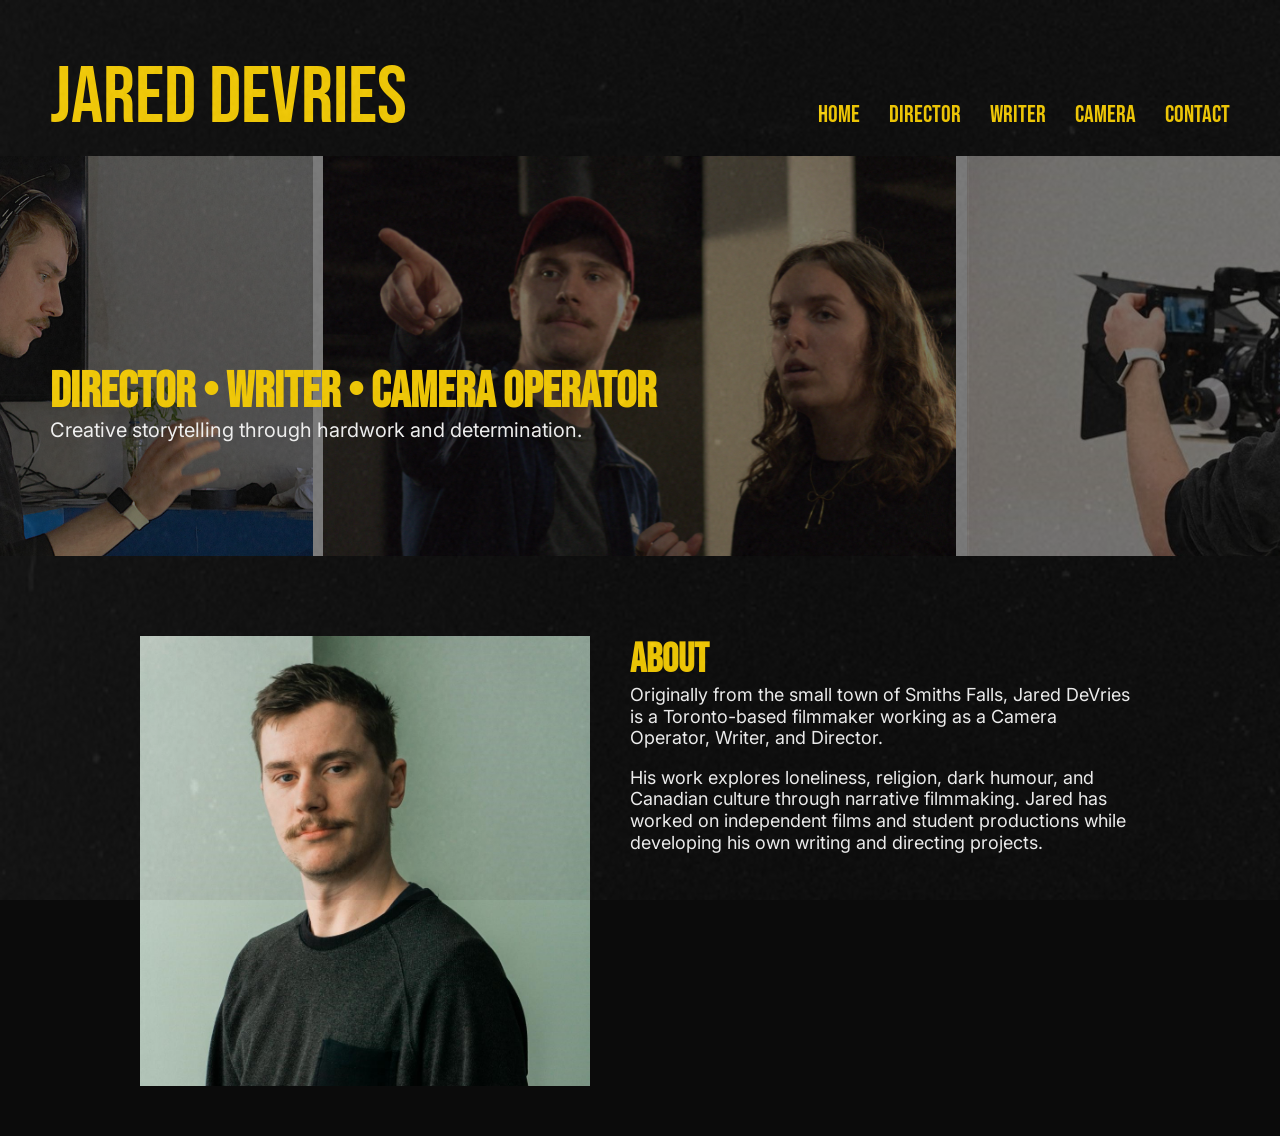
<file: index.html>
<!DOCTYPE html>
<html>

<head>
  <title>Jared DeVries</title>
  <link rel="stylesheet" href="style.css">
</head>

<body>

<div class="header">

<div class="site-name">
Jared DeVries
</div>

<nav>
<a href="index.html">Home</a>
<a href="director.html">Director</a>
<a href="writer.html">Writer</a>
<a href="camera.html">Camera</a>
<a href="contact.html">Contact</a>
</nav>

</div>

<section class="hero">

<h2>Director • Writer • Camera Operator</h2>

<p>
Creative storytelling through hardwork and determination.
</p>

</section>

<section class="about">

<img src="images/headshot.jpg">

<div class="about-text">

<h2>About</h2>

<p>
Originally from the small town of Smiths Falls, Jared DeVries is a Toronto-based filmmaker working as a Camera Operator, Writer, and Director.
</p>

<p>
His work explores loneliness, religion, dark humour, and Canadian culture through narrative filmmaking. Jared has worked on independent films and student productions while developing his own writing and directing projects.
</p>

</div>

</section>

</body>
</html>
</file>
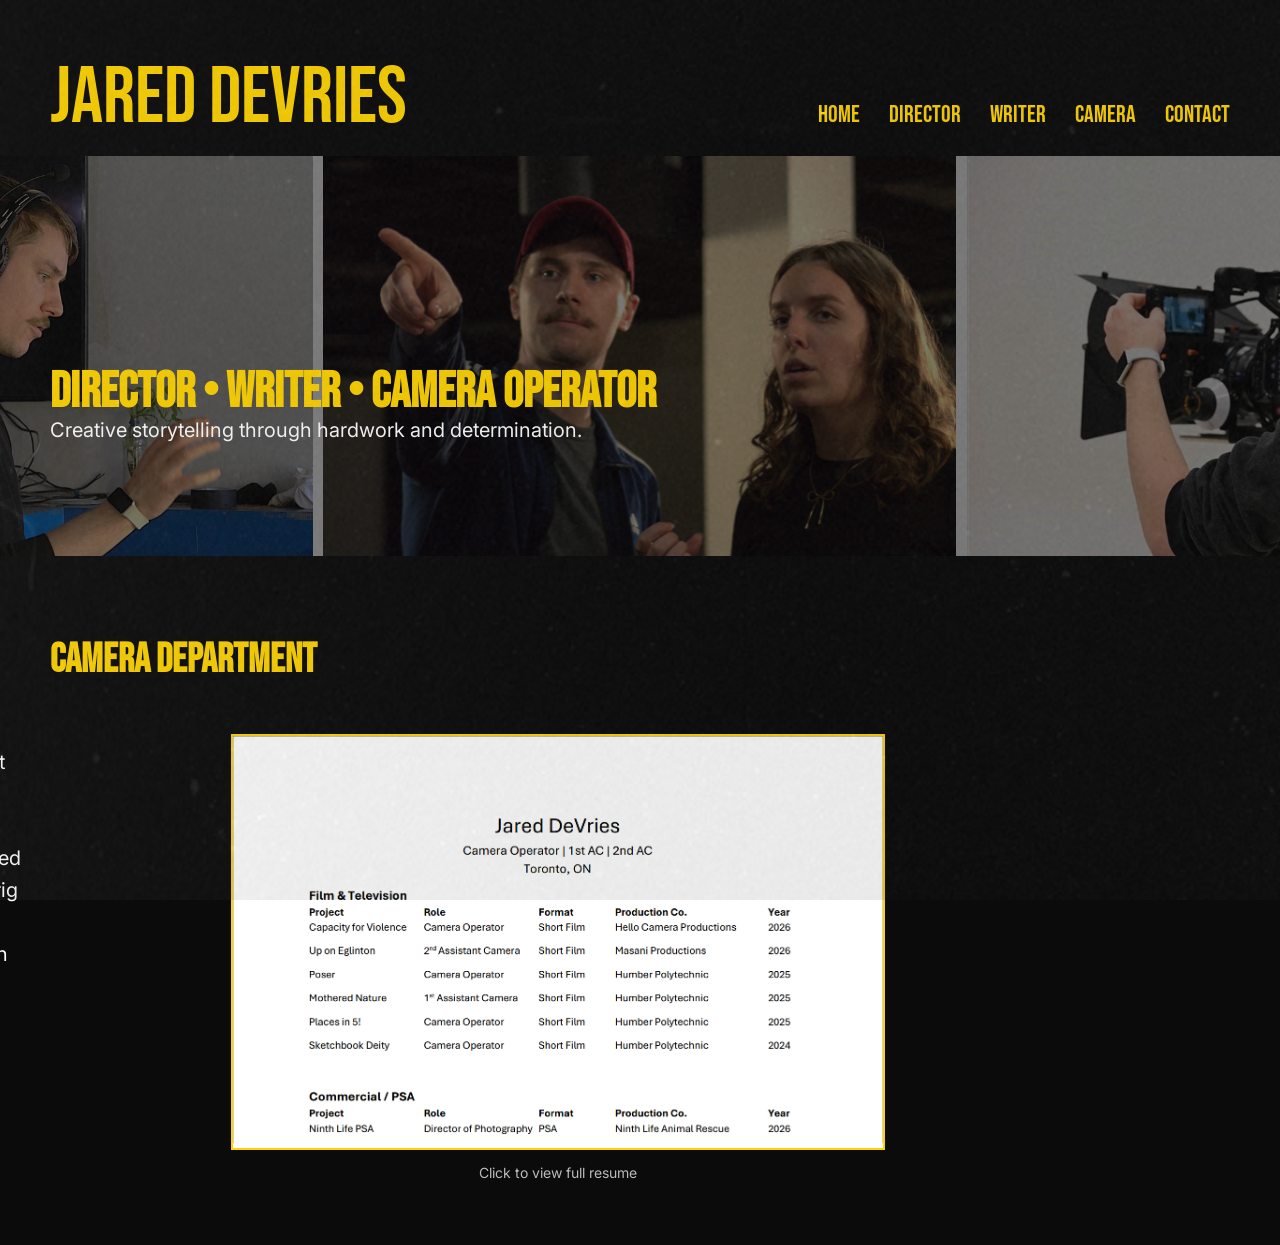
<file: camera.html>
<!DOCTYPE html>
<html>

<head>
<title>Camera - Jared DeVries</title>
<link rel="stylesheet" href="style.css">
</head>

<body>

<div class="header">

<div class="site-name">
Jared DeVries
</div>

<nav>
<a href="index.html">Home</a>
<a href="director.html">Director</a>
<a href="writer.html">Writer</a>
<a href="camera.html">Camera</a>
<a href="contact.html">Contact</a>
</nav>

</div>

<section class="hero">

<h2>Director • Writer • Camera Operator</h2>

<p>
Creative storytelling through hardwork and determination.
</p>

</section>

<h2>Camera Department</h2>

<div class="camera-section">

<div class="resume-preview">

<a href="documents/camera_resume.pdf" target="_blank">
<img src="images/camera_resume_preview.png">
</a>

<p class="resume-caption">Click to view full resume</p>

</div>

<section id="skills">
<ul>
<li>WHSC Working at Heights Certified</li>
<li>Experienced with Easyrig & Virtual Production</li>
</ul>
</section>

</div>
</file>
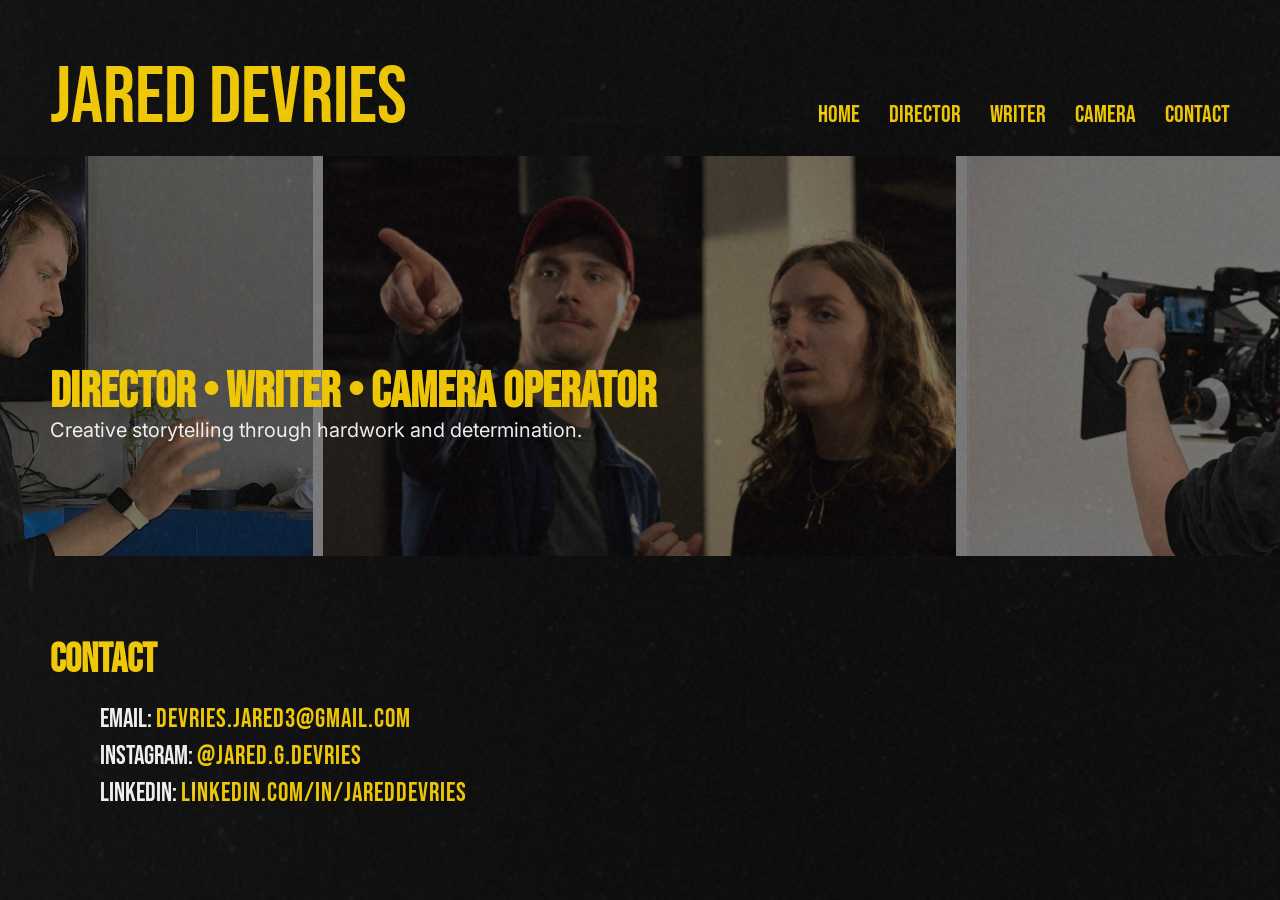
<file: contact.html>
<!DOCTYPE html>
<html>

<head>
<title>Contact - Jared DeVries</title>
<link rel="stylesheet" href="style.css">
</head>

<body>

<div class="header">

<div class="site-name">
Jared DeVries
</div>

<nav>
<a href="index.html">Home</a>
<a href="director.html">Director</a>
<a href="writer.html">Writer</a>
<a href="camera.html">Camera</a>
<a href="contact.html">Contact</a>
</nav>

</div>

<section class="hero">

<h2>Director • Writer • Camera Operator</h2>

<p>
Creative storytelling through hardwork and determination.
</p>

</section>

<h2>Contact</h2>

<div class="contact-links">

<p>
Email: <a href="mailto:devries.jared3@gmail.com">devries.jared3@gmail.com</a>
</p>

<p>
Instagram: <a href="https://www.instagram.com/jared.g.devries/" target="_blank">@jared.g.devries</a>
</p>

<p>
LinkedIn: <a href="https://www.linkedin.com/in/jareddevries" target="_blank">linkedin.com/in/jareddevries</a>
</p>

</div>

</body>
</html>
</file>
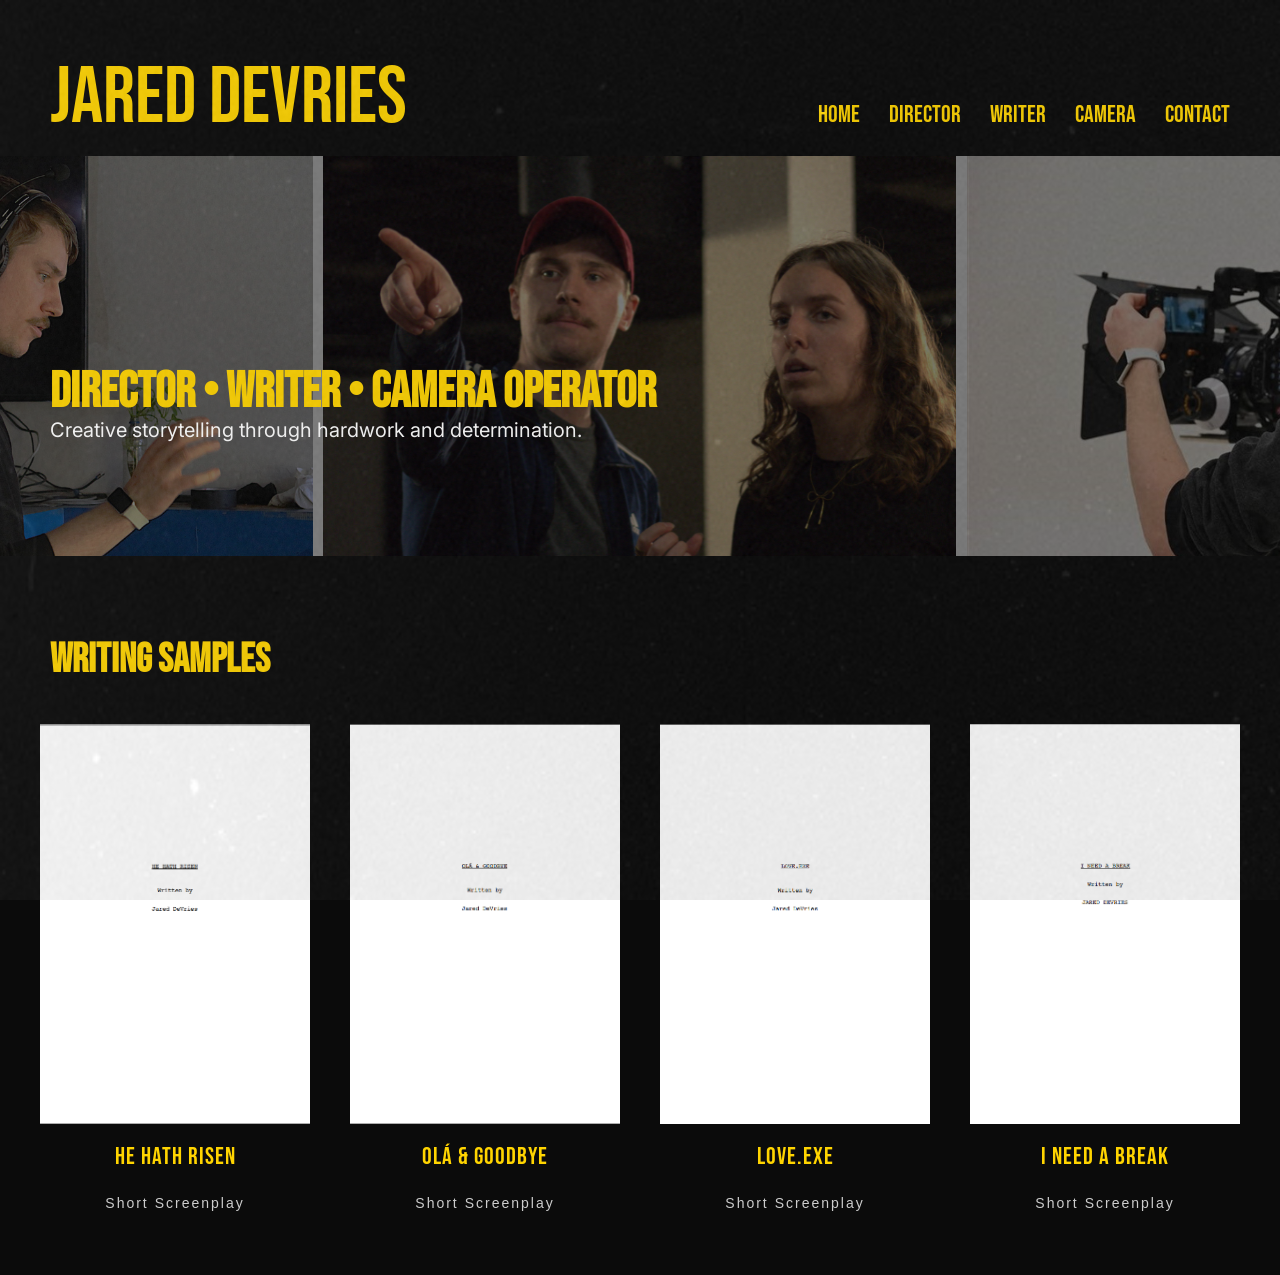
<file: writer.html>
<!DOCTYPE html>
<html>

<head>
<title>Writer - Jared DeVries</title>
<link rel="stylesheet" href="style.css">
</head>

<body>

<div class="header">

<div class="site-name">
Jared DeVries
</div>

<nav>
<a href="index.html">Home</a>
<a href="director.html">Director</a>
<a href="writer.html">Writer</a>
<a href="camera.html">Camera</a>
<a href="contact.html">Contact</a>
</nav>

</div>

<section class="hero">

<h2>Director • Writer • Camera Operator</h2>

<p>
Creative storytelling through hardwork and determination.
</p>

</section>

<h2>Writing Samples</h2>

<div class="poster-grid">

<div class="film">
<a href="scripts/script1.html">
<img src="images/he-hath-risen_script.png">
</a>
<p class="film-title">He Hath Risen</p>
<p class="film-year">Short Screenplay</p>
</div>

<div class="film">
<a href="scripts/script2.html">
<img src="images/ola-goodbye_script.png">
</a>
<p class="film-title">Olá & Goodbye</p>
<p class="film-year">Short Screenplay</p>
</div>

<div class="film">
<a href="scripts/script3.html">
<img src="images/love.exe_script.png">
</a>
<p class="film-title">LOVE.exe</p>
<p class="film-year">Short Screenplay</p>
</div>

<div class="film">
<a href="scripts/script4.html">
<img src="images/i-need-a-break_script.png">
</a>
<p class="film-title">I Need a Break</p>
<p class="film-year">Short Screenplay</p>
</div>

</div>

</body>
</html>
</file>
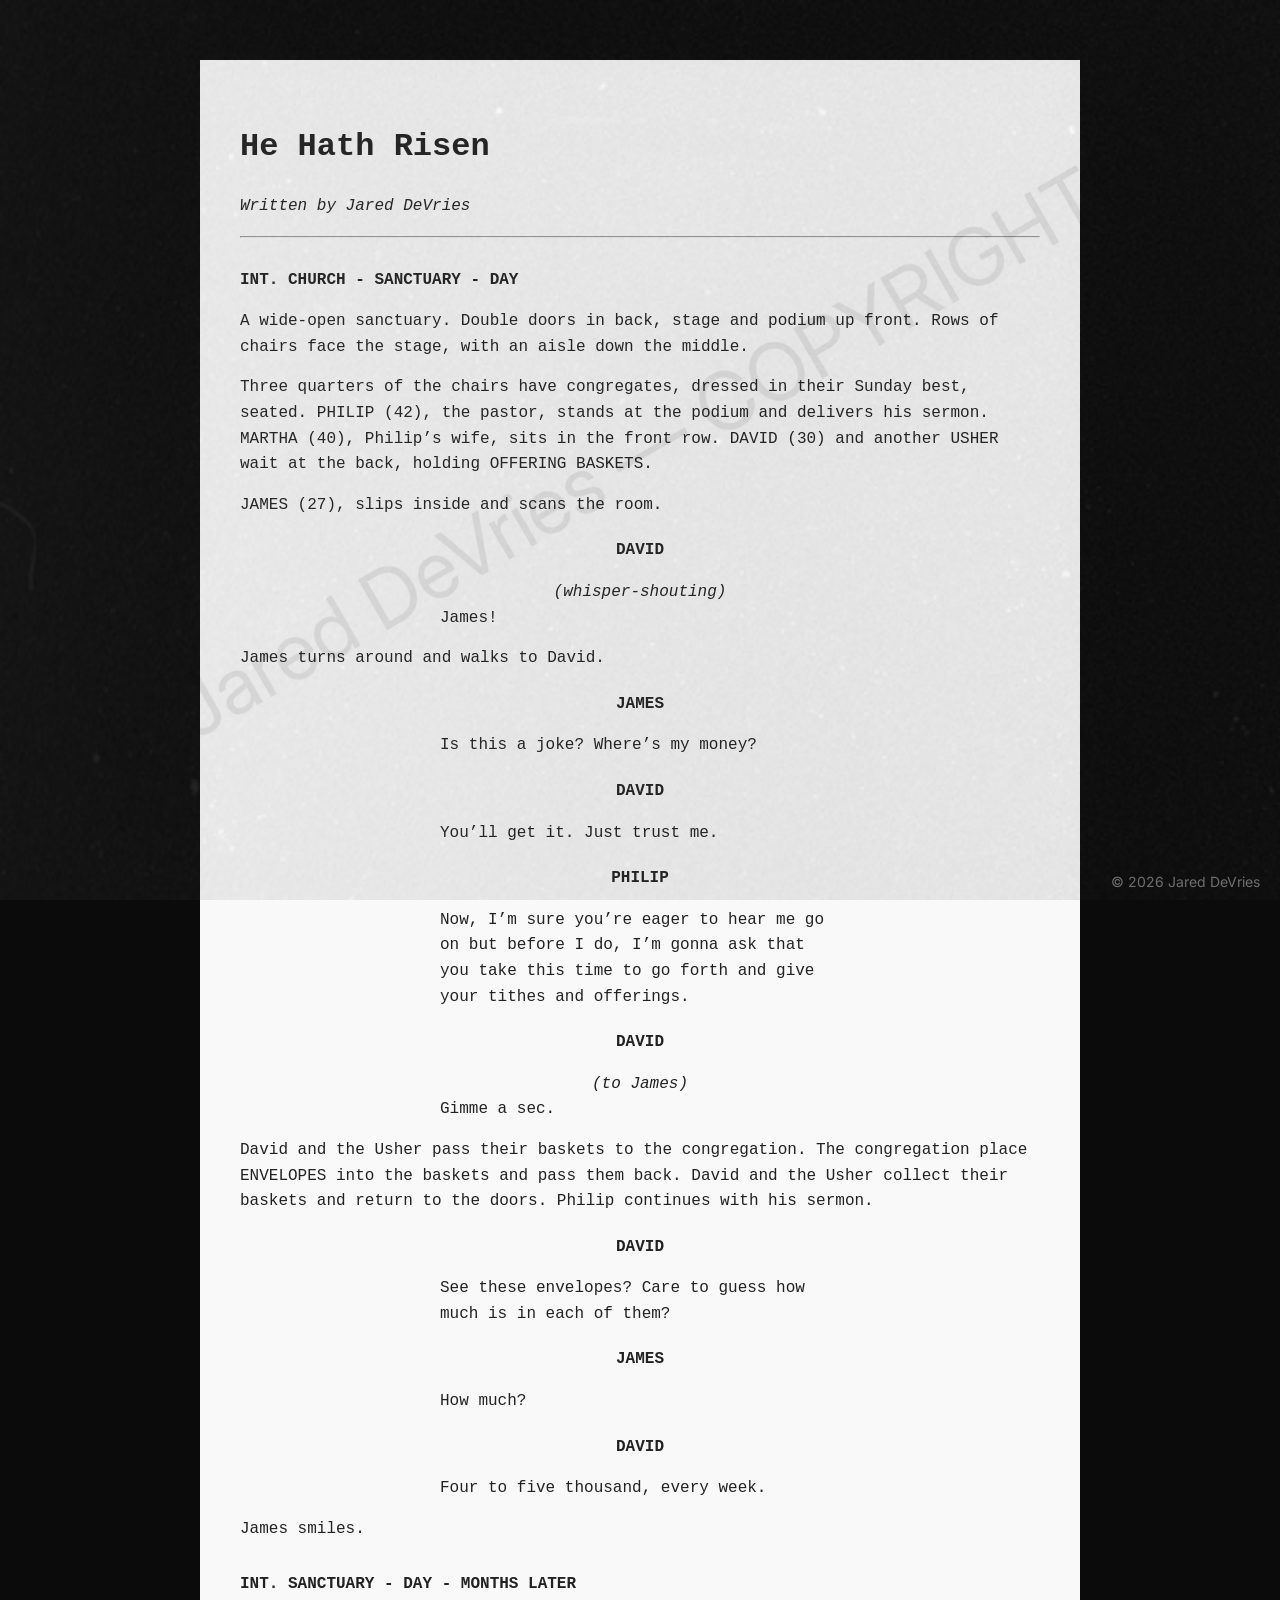
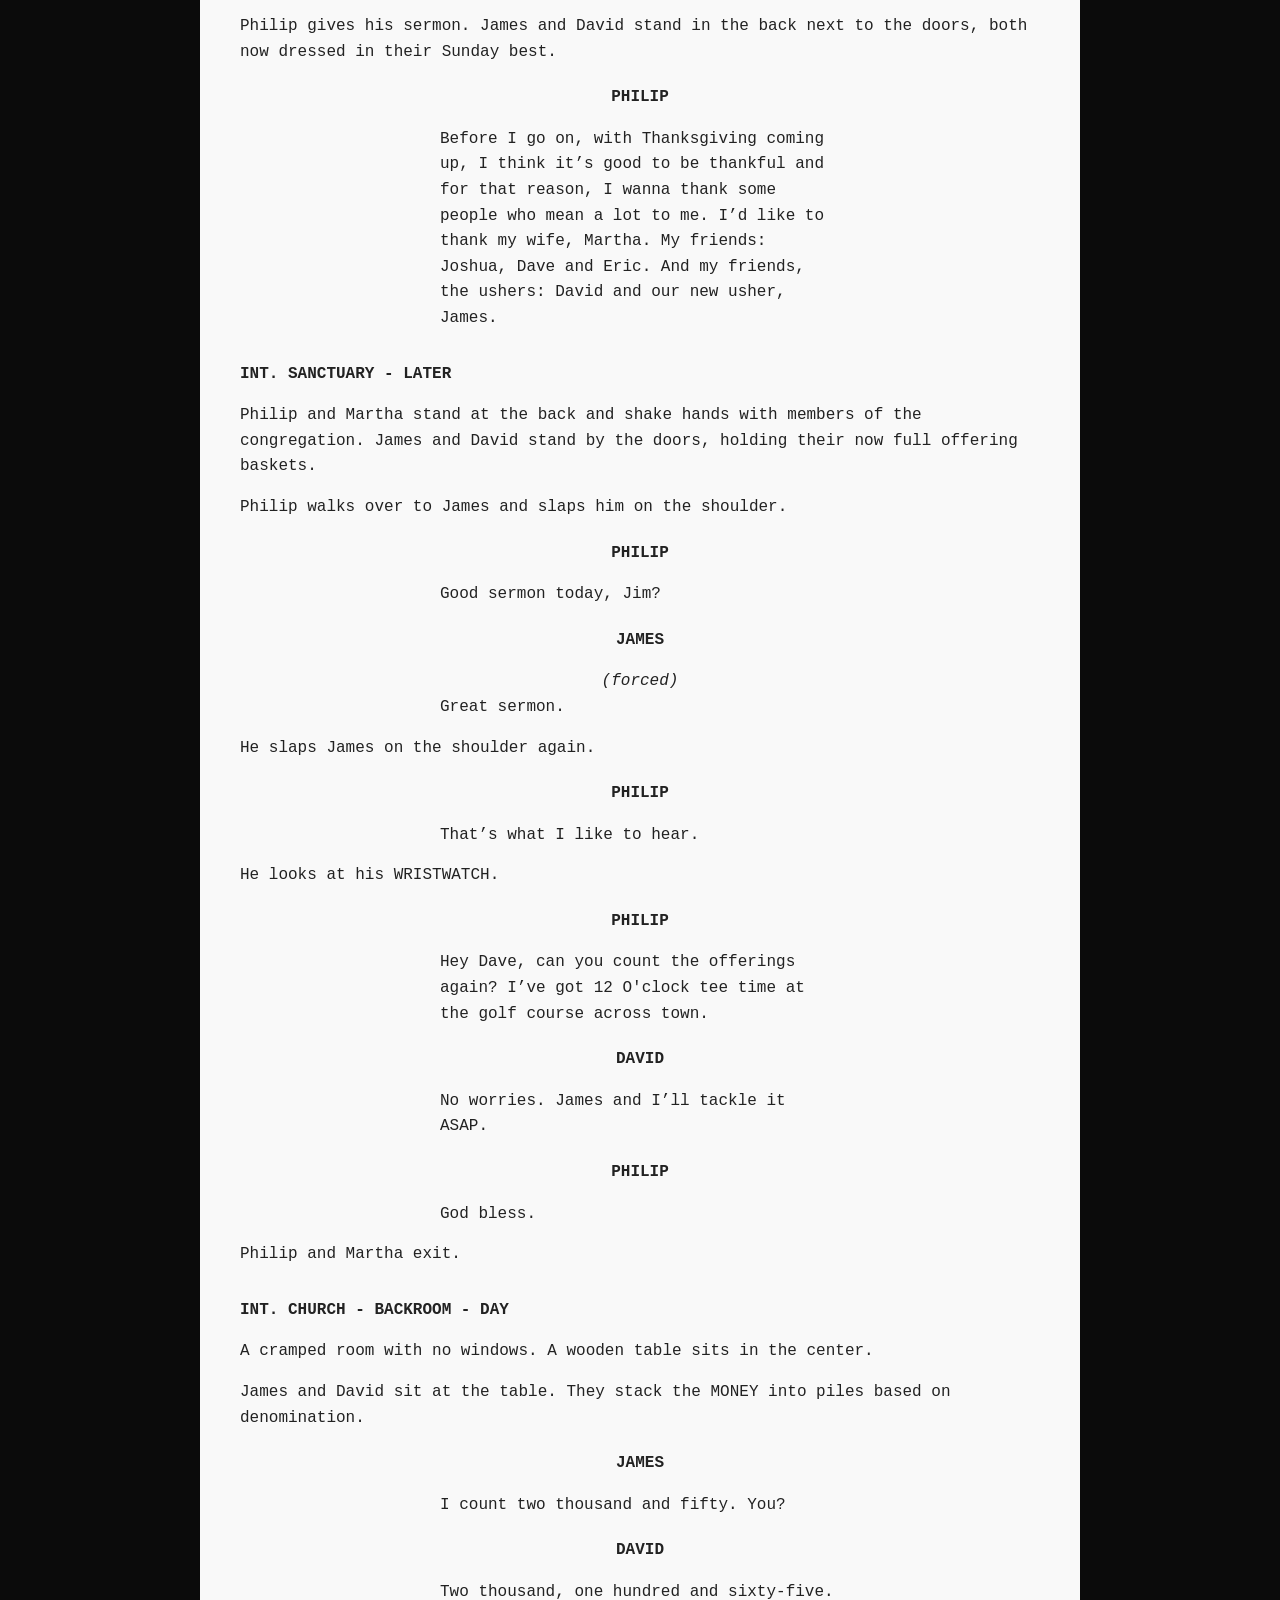
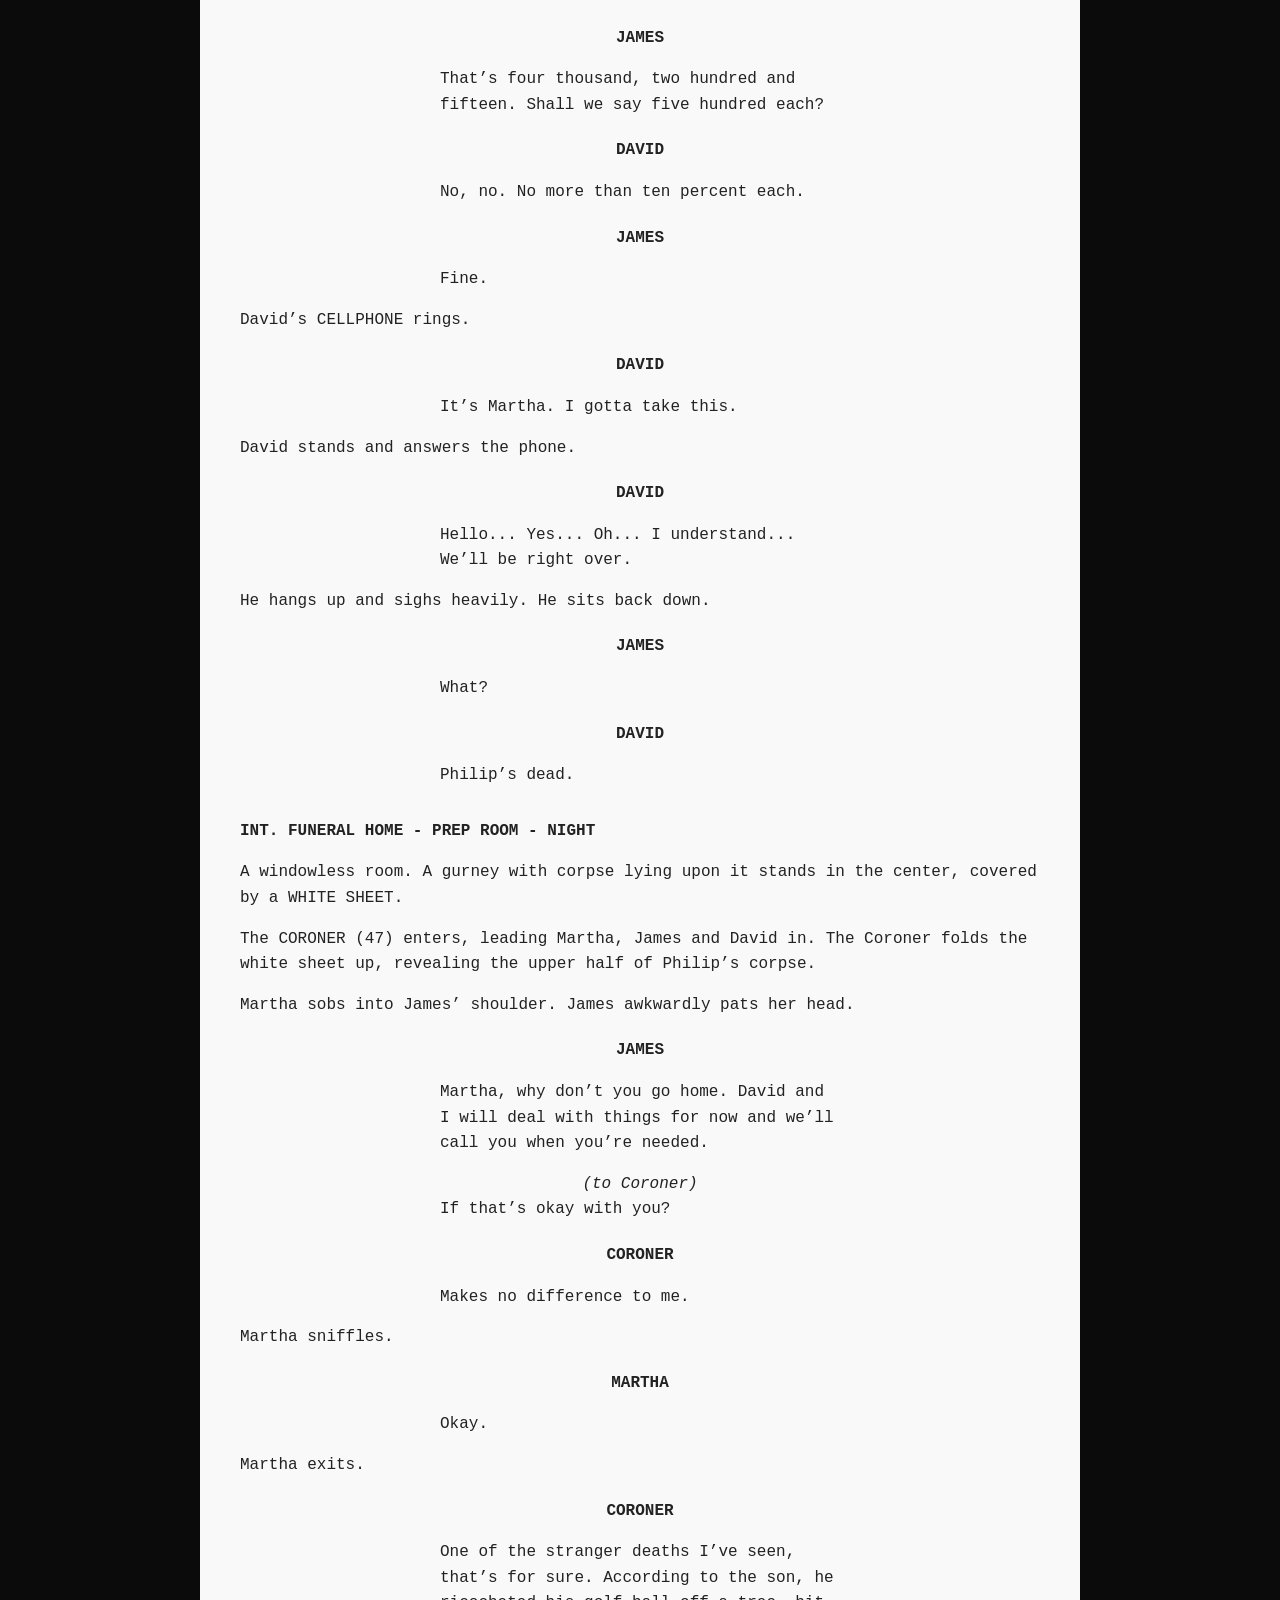
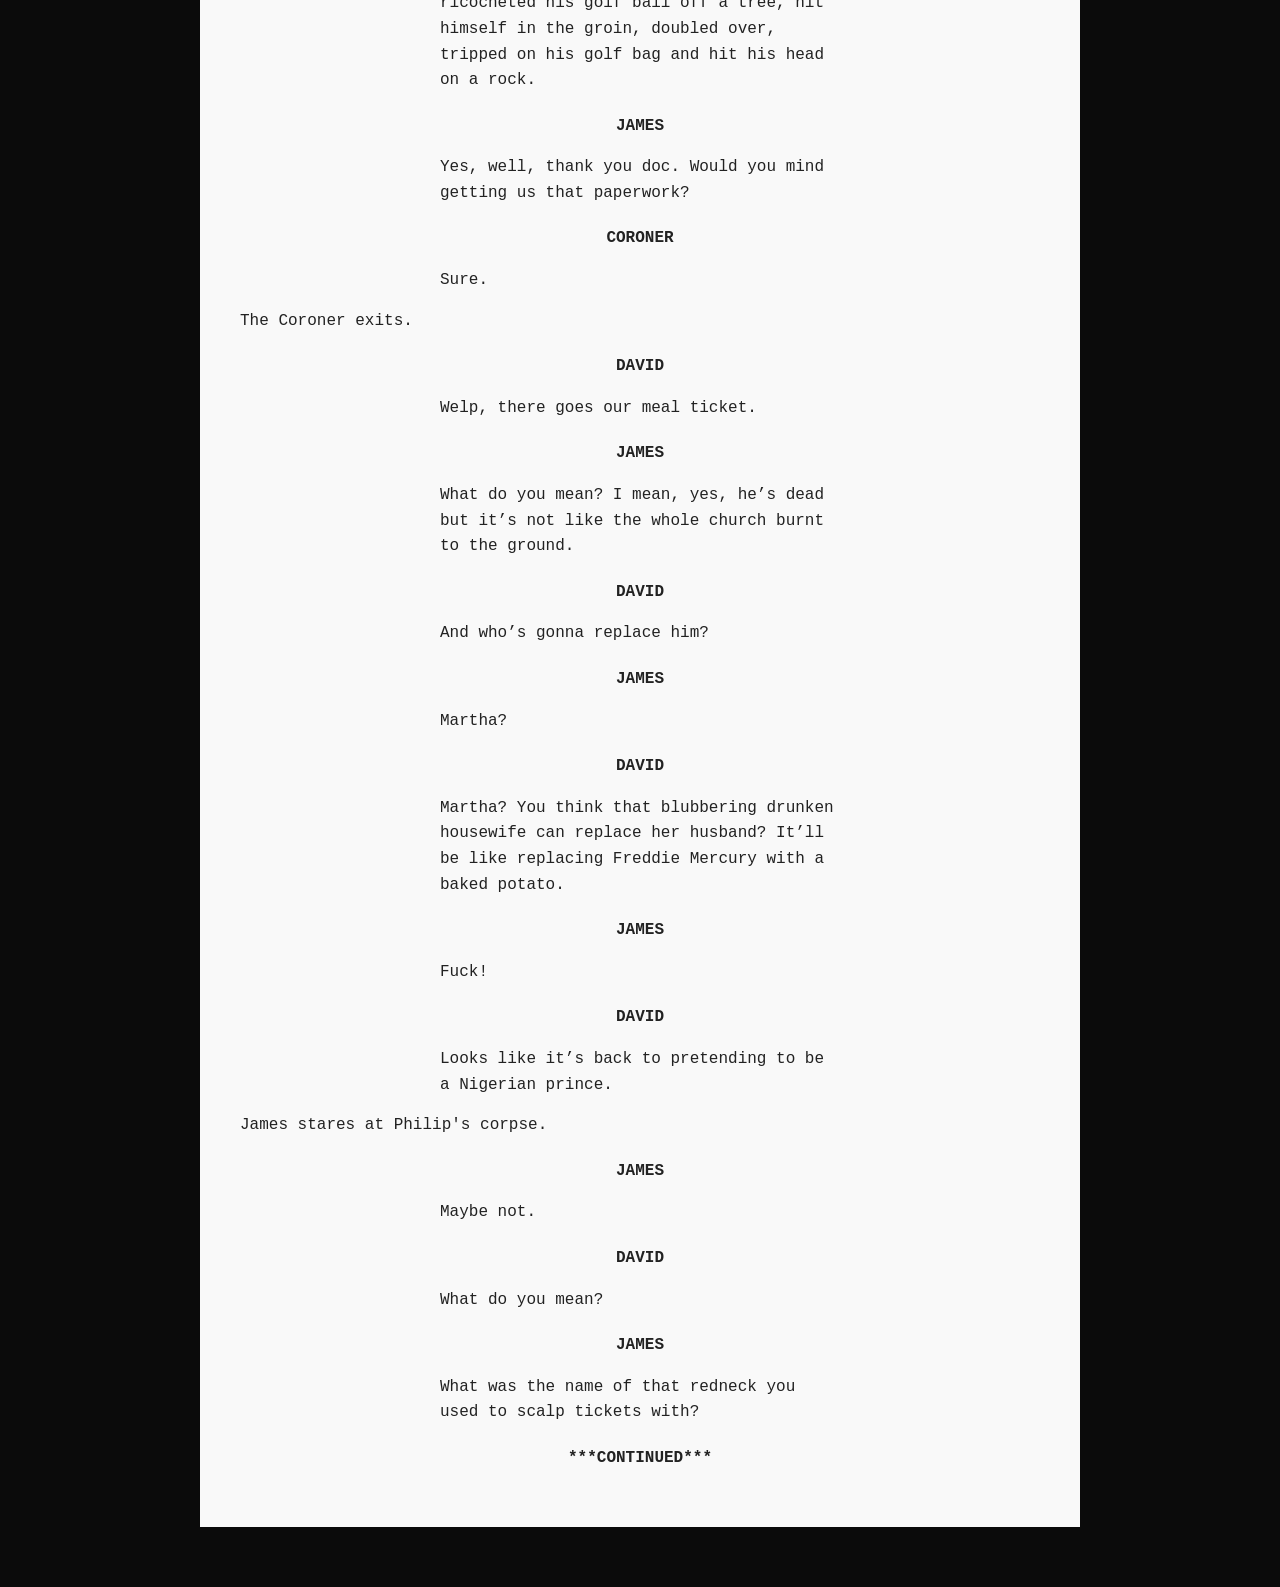
<file: scripts/script1.html>
<!DOCTYPE html>
<html>

<head>
    <title>He Hath Risen - Script</title>
    <link rel="stylesheet" href="../style.css">

    <style>
        .script-container {
            max-width: 800px;
            margin: 60px auto;
            padding: 40px;
            line-height: 1.6;
            font-family: "Courier New", monospace;
            background-color: #f9f9f9;
        }

        .watermark {
            position: fixed;
            bottom: 10px;
            right: 20px;
            opacity: 0.4;
            font-size: 14px;
        }
    </style>
</head>

<body>

<div class="script-container">

<h1>He Hath Risen</h1>
<p><em>Written by Jared DeVries</em></p>

<hr>

<p class="scene">INT. CHURCH - SANCTUARY - DAY</p>

<p class="action">
A wide-open sanctuary. Double doors in back, stage and podium up front. Rows of chairs face the stage, with an aisle down the middle.
</p>

<p class="action">
Three quarters of the chairs have congregates, dressed in 
their Sunday best, seated. PHILIP (42), the pastor, stands at 
the podium and delivers his sermon. MARTHA (40), Philip’s 
wife, sits in the front row. DAVID (30) and another USHER 
wait at the back, holding OFFERING BASKETS.
</p>

<p class="action">JAMES (27), slips inside and scans the room.</p>

<p class="character">DAVID</p>
<p class="parenthetical">(whisper-shouting)</p>
<p class="dialogue">James!</p>

<p class="action">James turns around and walks to David.</p>

<p class="character">JAMES</p>
<p class="dialogue">Is this a joke? Where’s my money?</p>

<p class="character">DAVID</p>
<p class="dialogue">You’ll get it. Just trust me.</p>

<p class="character">PHILIP</p>
<p class="dialogue">
Now, I’m sure you’re eager to hear 
me go on but before I do, I’m gonna 
ask that you take this time to go 
forth and give your tithes and 
offerings.
</p>

<p class="character">DAVID</p>
<p class="parenthetical">(to James)</p>
<p class="dialogue">Gimme a sec.</p>

<p class="action">
David and the Usher pass their baskets to the congregation. 
The congregation place ENVELOPES into the baskets and pass 
them back. David and the Usher collect their baskets and 
return to the doors. Philip continues with his sermon.
</p>

<p class="character">DAVID</p>
<p class="dialogue">See these envelopes? Care to guess 
how much is in each of them?
</p>

<p class="character">JAMES</p>
<p class="dialogue">How much?</p>

<p class="character">DAVID</p>
<p class="dialogue">Four to five thousand, every week.</p>

<p class="action">James smiles.</p>

<p class="scene">INT. SANCTUARY - DAY - MONTHS LATER</p>

<p class="action">
Philip gives his sermon. James and David stand in the back next to the doors, both now dressed in their Sunday best.
</p>

<p class="character">PHILIP</p>
<p class="dialogue">
Before I go on, with Thanksgiving 
coming up, I think it’s good to be 
thankful and for that reason, I 
wanna thank some people who mean a 
lot to me. I’d like to thank my 
wife, Martha. My friends: Joshua, 
Dave and Eric. And my friends, the 
ushers: David and our new usher, 
James.
</p>

<p class="scene">INT. SANCTUARY - LATER</p>

<p class="action">
Philip and Martha stand at the back and shake hands with 
members of the congregation. James and David stand by the 
doors, holding their now full offering baskets.
</p>

<p class="action">
Philip walks over to James and slaps him on the shoulder.
</p>

<p class="character">PHILIP</p>
<p class="dialogue">Good sermon today, Jim?</p>

<p class="character">JAMES</p>
<p class="parenthetical">(forced)</p>
<p class="dialogue">Great sermon.</p>

<p class="action">
He slaps James on the shoulder again.
</p>

<p class="character">PHILIP</p>
<p class="dialogue">That’s what I like to hear.</p>

<p class="action">He looks at his WRISTWATCH.</p>


<p class="character">PHILIP</p>
<p class="dialogue">
Hey Dave, can you count the 
offerings again? I’ve got 12 
O'clock tee time at the golf course 
across town.
</p>

<p class="character">DAVID</p>
<p class="dialogue">No worries. James and I’ll tackle it ASAP.</p>

<p class="character">PHILIP</p>
<p class="dialogue">God bless.</p>

<p class="action">Philip and Martha exit.</p>

<p class="scene">INT. CHURCH - BACKROOM - DAY</p>

<p class="action">
A cramped room with no windows. A wooden table sits in the 
center.
</p>

<p class="action">
James and David sit at the table. They stack the MONEY into 
piles based on denomination. 
</p>

<p class="character">JAMES</p>
<p class="dialogue">I count two thousand and fifty. You?</p>

<p class="character">DAVID</p>
<p class="dialogue">Two thousand, one hundred and sixty-five.</p>

<p class="character">JAMES</p>
<p class="dialogue">That’s four thousand, two hundred and fifteen. Shall we say five hundred each?</p>

<p class="character">DAVID</p>
<p class="dialogue">No, no. No more than ten percent each.</p>

<p class="character">JAMES</p>
<p class="dialogue">Fine.</p>

<p class="action">David’s CELLPHONE rings.</p>

<p class="character">DAVID</p>
<p class="dialogue">It’s Martha. I gotta take this.</p>

<p class="action">David stands and answers the phone.</p>

<p class="character">DAVID</p>
<p class="dialogue">
Hello... Yes... Oh... I understand... We’ll be right over.
</p>

<p class="action">He hangs up and sighs heavily. He sits back down.</p>

<p class="character">JAMES</p>
<p class="dialogue">What?</p>

<p class="character">DAVID</p>
<p class="dialogue">Philip’s dead.</p>

<p class="scene">INT. FUNERAL HOME - PREP ROOM - NIGHT</p>

<p class="action">
A windowless room. A gurney with corpse lying upon it stands 
in the center, covered by a WHITE SHEET.
</p>

<p class="action">
The CORONER (47) enters, leading Martha, James and David in. 
The Coroner folds the white sheet up, revealing the upper 
half of Philip’s corpse. 
</p>

<p class="action">
Martha sobs into James’ shoulder. James awkwardly pats her 
head.
</p>

<p class="character">JAMES</p>
<p class="dialogue">
Martha, why don’t you go home. 
David and I will deal with things 
for now and we’ll call you when 
you’re needed. 
</p>
<p class="parenthetical">(to Coroner)</p>
<p class="dialogue">
If that’s okay with you?
</p>

<p class="character">CORONER</p>
<p class="dialogue">Makes no difference to me.</p>

<p class="action">Martha sniffles.</p>

<p class="character">MARTHA</p>
<p class="dialogue">Okay.</p>

<p class="action">Martha exits.</p>

<p class="character">CORONER</p>
<p class="dialogue">One of the stranger deaths I’ve 
seen, that’s for sure. According to 
the son, he ricocheted his golf 
ball off a tree, hit himself in the 
groin, doubled over, tripped on his 
golf bag and hit his head on a 
rock.</p>

<p class="character">JAMES</p>
<p class="dialogue">Yes, well, thank you doc. Would you 
mind getting us that paperwork?</p>

<p class="character">CORONER</p>
<p class="dialogue">Sure.</p>

<p class="action">The Coroner exits.</p>

<p class="character">DAVID</p>
<p class="dialogue">Welp, there goes our meal ticket.</p>

<p class="character">JAMES</p>
<p class="dialogue">What do you mean? I mean, yes, he’s 
dead but it’s not like the whole 
church burnt to the ground.
</p>

<p class="character">DAVID</p>
<p class="dialogue">And who’s gonna replace him?
</p>

<p class="character">JAMES</p>
<p class="dialogue">Martha?
</p>

<p class="character">DAVID</p>
<p class="dialogue">Martha? You think that blubbering 
drunken housewife can replace her 
husband? It’ll be like replacing 
Freddie Mercury with a baked 
potato.
</p>

<p class="character">JAMES</p>
<p class="dialogue">Fuck!
</p>

<p class="character">DAVID</p>
<p class="dialogue">Looks like it’s back to pretending 
to be a Nigerian prince.
</p>

<p class="action">James stares at Philip's corpse.</p>

<p class="character">JAMES</p>
<p class="dialogue">Maybe not.
</p>

<p class="character">DAVID</p>
<p class="dialogue">What do you mean?
</p>

<p class="character">JAMES</p>
<p class="dialogue">What was the name of that redneck 
you used to scalp tickets with?
</p>

<p class="character">***CONTINUED***</p>

</div>

<div class="watermark-center">
    © Jared DeVries — COPYRIGHTED
</div>

<div class="watermark">
© 2026 Jared DeVries
</div>

<script>
    document.addEventListener('contextmenu', function(event) {
        event.preventDefault();
    });
</script>

</body>
</html>
</file>
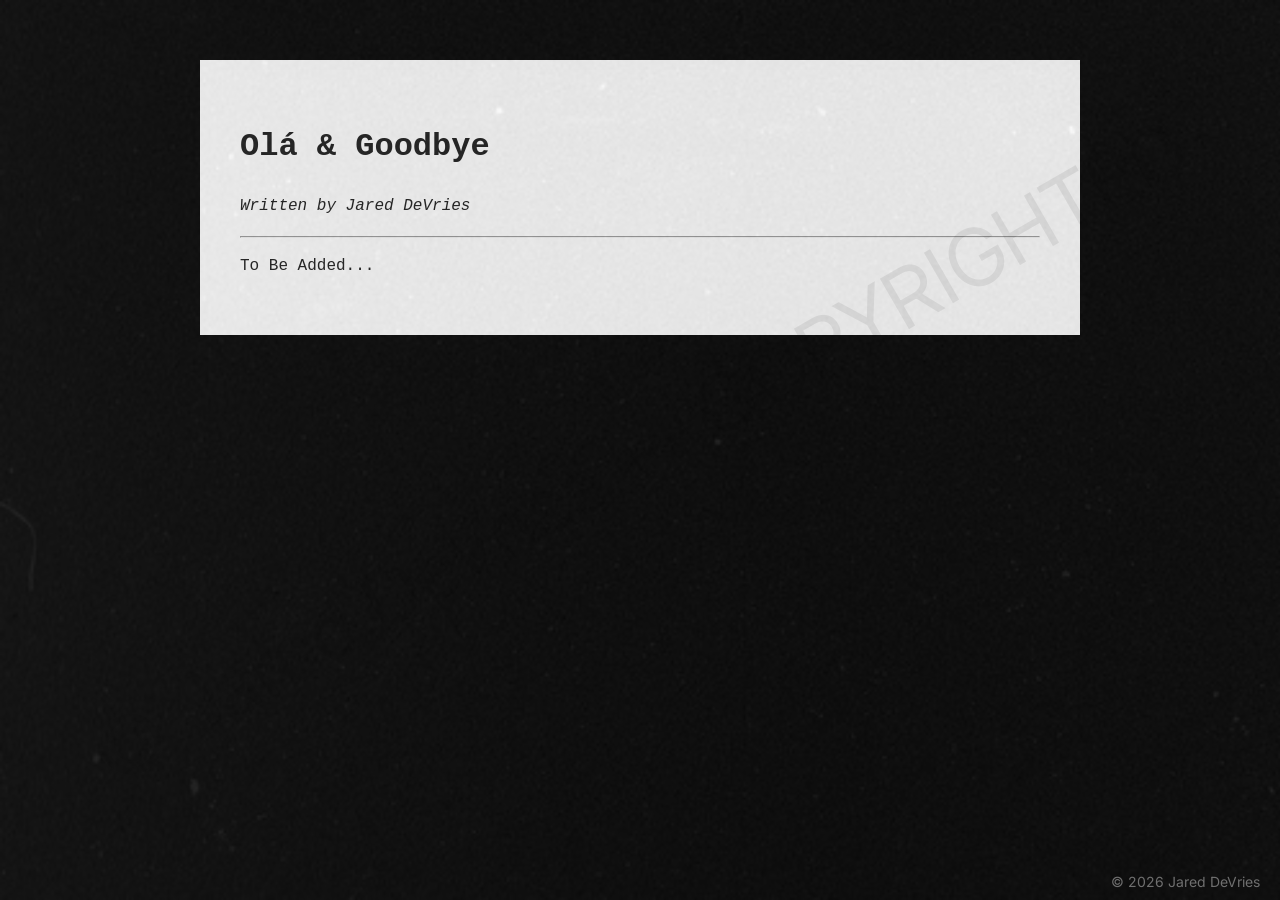
<file: scripts/script2.html>
<!DOCTYPE html>
<html>

<head>
    <title>He Hath Risen - Script</title>
    <link rel="stylesheet" href="../style.css">

    <style>
        .script-container {
            max-width: 800px;
            margin: 60px auto;
            padding: 40px;
            line-height: 1.6;
            font-family: "Courier New", monospace;
            background-color: #f9f9f9;
        }

        .watermark {
            position: fixed;
            bottom: 10px;
            right: 20px;
            opacity: 0.4;
            font-size: 14px;
        }
    </style>
</head>

<body>

<div class="script-container">

<h1>Olá & Goodbye</h1>
<p><em>Written by Jared DeVries</em></p>

<hr>

<p>
To Be Added...
</p>

</div>

<div class="watermark-center">
    © Jared DeVries — COPYRIGHTED
</div>

<div class="watermark">
© 2026 Jared DeVries
</div>

<script>
    document.addEventListener('contextmenu', function(event) {
        event.preventDefault();
    });
</script>

</body>
</html>
</file>
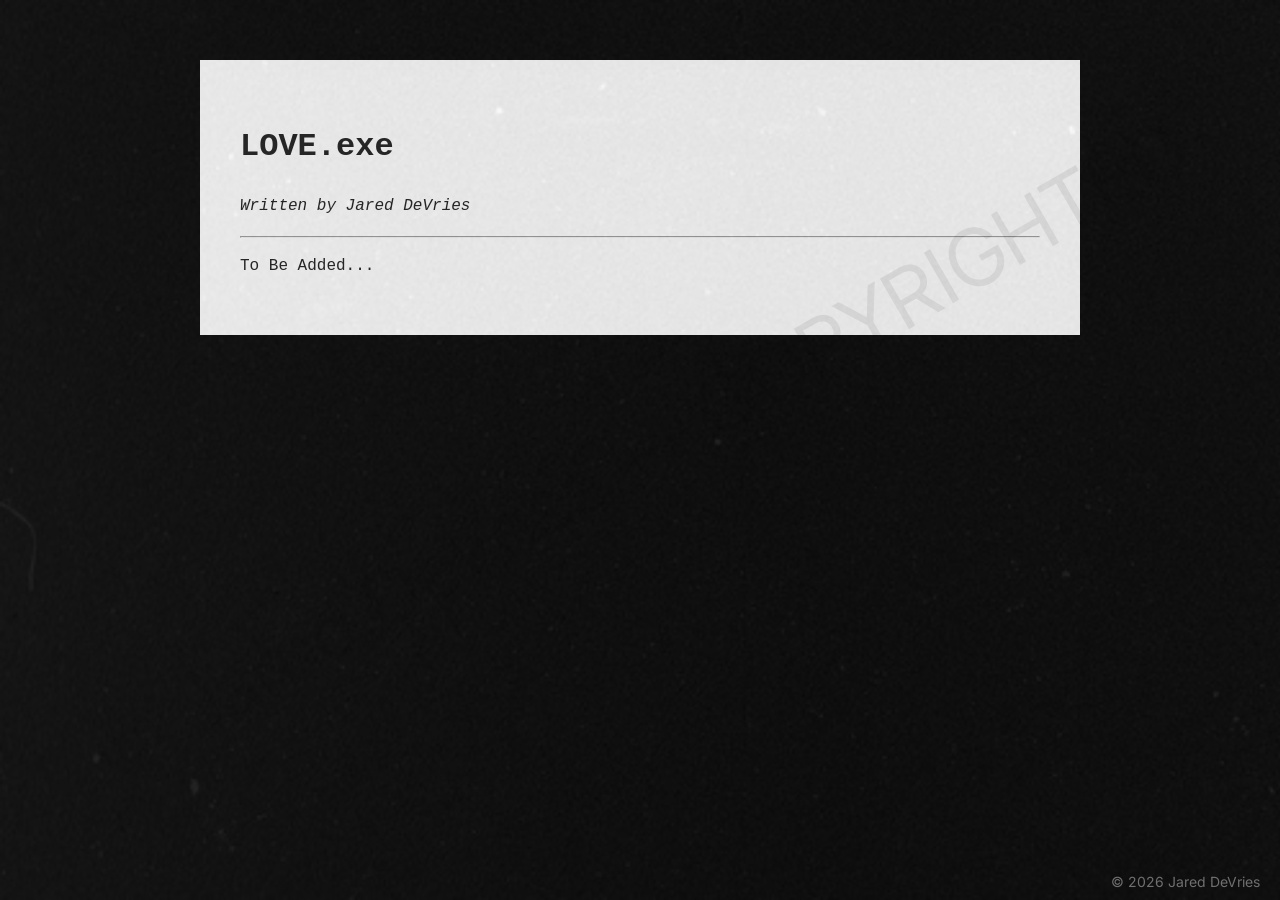
<file: scripts/script3.html>
<!DOCTYPE html>
<html>

<head>
    <title>He Hath Risen - Script</title>
    <link rel="stylesheet" href="../style.css">

    <style>
        .script-container {
            max-width: 800px;
            margin: 60px auto;
            padding: 40px;
            line-height: 1.6;
            font-family: "Courier New", monospace;
            background-color: #f9f9f9;
        }

        .watermark {
            position: fixed;
            bottom: 10px;
            right: 20px;
            opacity: 0.4;
            font-size: 14px;
        }
    </style>
</head>

<body>

<div class="script-container">

<h1>LOVE.exe</h1>
<p><em>Written by Jared DeVries</em></p>

<hr>

<p>
To Be Added...
</p>

</div>

<div class="watermark-center">
    © Jared DeVries — COPYRIGHTED
</div>

<div class="watermark">
© 2026 Jared DeVries
</div>

<script>
    document.addEventListener('contextmenu', function(event) {
        event.preventDefault();
    });
</script>

</body>
</html>
</file>
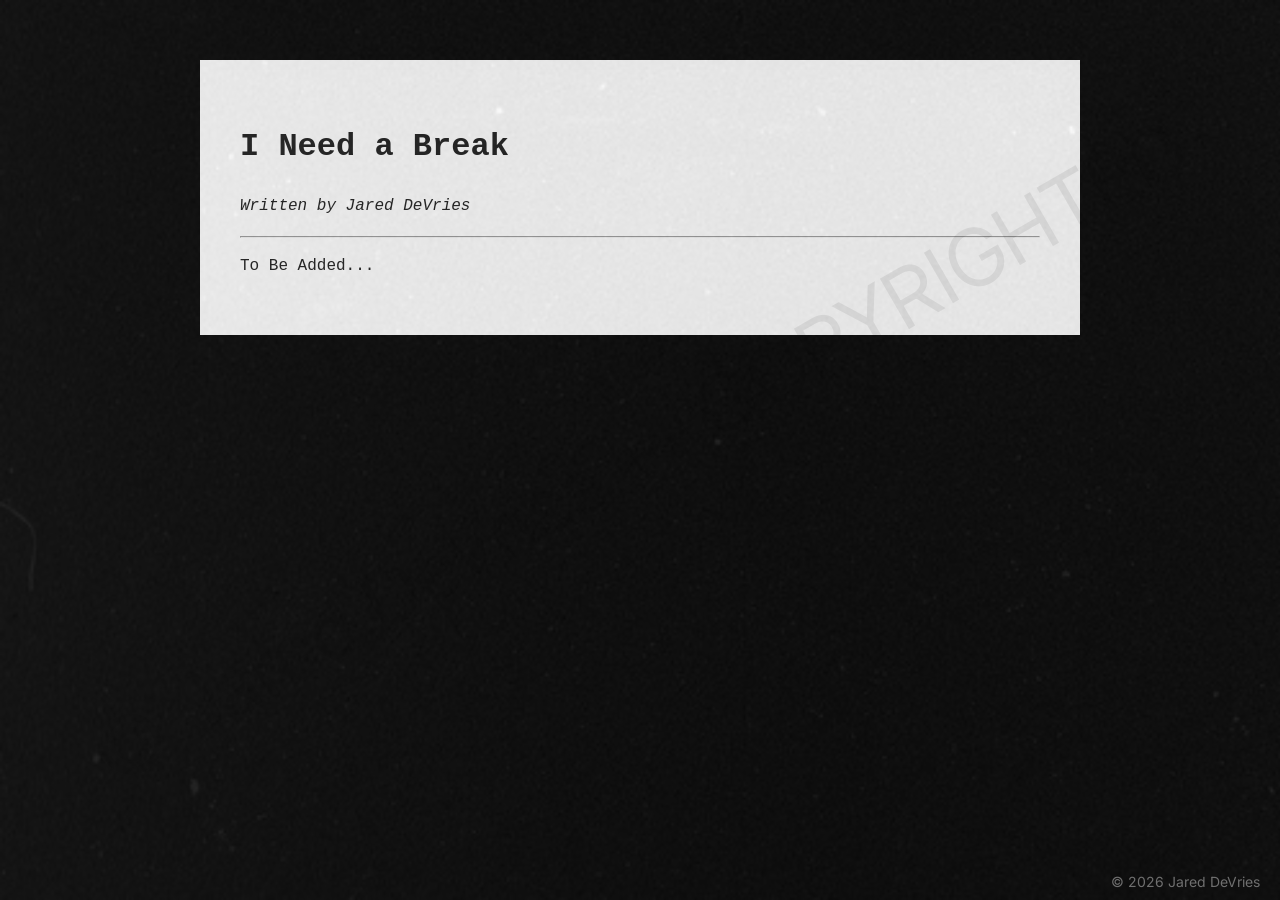
<file: scripts/script4.html>
<!DOCTYPE html>
<html>

<head>
    <title>He Hath Risen - Script</title>
    <link rel="stylesheet" href="../style.css">

    <style>
        .script-container {
            max-width: 800px;
            margin: 60px auto;
            padding: 40px;
            line-height: 1.6;
            font-family: "Courier New", monospace;
            background-color: #f9f9f9;
        }

        .watermark {
            position: fixed;
            bottom: 10px;
            right: 20px;
            opacity: 0.4;
            font-size: 14px;
        }
    </style>
</head>

<body>

<div class="script-container">

<h1>I Need a Break</h1>
<p><em>Written by Jared DeVries</em></p>

<hr>

<p>
To Be Added...
</p>

</div>

<div class="watermark-center">
    © Jared DeVries — COPYRIGHTED
</div>

<div class="watermark">
© 2026 Jared DeVries
</div>

<script>
    document.addEventListener('contextmenu', function(event) {
        event.preventDefault();
    });
</script>

</body>
</html>
</file>
<file: style.css>
/* Load Bebas Neue font */
@font-face {
  font-family: 'BebasNeue';
  src: url('fonts/BebasNeue-Regular.ttf') format('truetype');
}

@font-face {
  font-family: 'Mistral';
  src: url('fonts/Mistral.TTF') format('truetype');
  font-weight: normal;
  font-style: normal;
}

@font-face {
  font-family: 'Inter';
  src: url('fonts/Inter.ttf') format('truetype');
  font-weight: 400;
  font-style: normal;
}

/* General page styling */
body {
  background-color: #0b0b0b;
  color: white;
 font-family: 'Inter', sans-serif;
  margin: 50px;
}

/* Header bar */
.header {
  display: flex;
  justify-content: space-between;
  align-items: baseline;
}

/* Subheader bar */
h3 {
  font-family: 'Inter', sans-serif;
  font-size: 1.1rem;
  font-weight: 600;
  margin-top: 20px;
}

/* Name in top left */
.site-name {
  font-family: 'BebasNeue';
  font-size: 80px;
  color: #FFD400;
}

/* Navigation links */
nav a {
  font-family: 'BebasNeue';
  font-size: 24px;
  color: #FFD400;
  text-decoration: none;
  margin-left: 25px;
}

nav a:hover {
  color: white;
}

/* Page headings */
h2 {
  font-family: 'BebasNeue';
  font-size: 40px;
  color: #FFD400;
}

/* About section */
.about {
  display: flex;
  margin-top: 20px;
  max-width: 1000px;
  margin-left: auto;
  margin-right: auto;
}

.about img {
  width: 450px;
  margin-right: 40px;
}

.about-text {
  font-size: 18px;
  line-height: 1.2;
}

.about-text h2 {
  margin-top: 0;
  margin-bottom: 0px;
}

.about-text p {
  margin-top: 0px;
}

/* Director page posters */

.poster-grid {
  display: grid;
  grid-template-columns: repeat(4, 1fr);
  gap: 40px;
  margin-top: 40px;
  justify-content: center;
}

.poster-grid img {
  width: 270px;
  height: 400px;
  object-fit: cover;
}

.poster-grid img:hover {
  transform: scale(1.05);
  transition: 0.2s;
}

/* Film text under posters */

.film {
  text-align: center;
}

.film-title {
  font-family: 'BebasNeue';
  color: #FFD400;
  font-size: 24px;
  letter-spacing: 1px;
  margin-top: 14px;
}

.film-year {
  font-family: Arial, sans-serif;
  color: #cccccc;
  font-size: 14px;
  letter-spacing: 2px;
  margin-top: 4px;
}

/* Camera resume preview */

.resume-preview {
  margin-top: 40px;
  text-align: center;
}

.resume-preview img {
  width: 650px;
  border: 2px solid #FFD400;
  transition: transform 0.2s;
}

.resume-preview img:hover {
  transform: scale(1.05);
}

.resume-caption {
  margin-top: 10px;
  font-size: 14px;
  color: #bbbbbb;
}

/* Hero section */

.hero {
  margin-top: 10px;
  margin-bottom: 80px;

  margin-left: -50px;
  margin-right: -50px;

  height: 400px;

  background-image: url("images/hero.png");
  background-size: cover;
  background-position: center;
  background-repeat: no-repeat;

  display: flex;
  flex-direction: column;
  justify-content: center;

  padding-left: 50px;

  position: relative;
}

.hero::before {
  content: "";
  position: absolute;
  top: 0;
  left: 0;
  width: 100%;
  height: 100%;
  background: rgba(0, 0, 0, 0.5);
}

.hero h2 {
  font-size: 50px;
  color: #FFD400;
  margin-bottom: -24px;
  z-index: 2;
}

.hero p {
  font-size: 20px;
  color: white;
  max-width: 700px;
  margin-bottom: -50px;
  z-index: 2;
}

/* Film grain overlay */

body::before {
  content: "";
  position: fixed;
  top: 0;
  left: 0;
  width: 100%;
  height: 100%;
  pointer-events: none;
  z-index: 9999;
  opacity: 0.1;

  background-image: url("images/grain.png");
  background-size: cover;
  background-repeat: no-repeat;
}

/* General link styling */

a {
  color: #FFD400;
  text-decoration: none;
}

a:visited {
  color: #FFD400;
}

a:hover {
  color: white;
}

/* Video container */

.video-wrapper {
  max-width: 750px;  /* Controls size */
  margin: 40px auto; /* Centers horizontally and adds spacing */
  z-index: 10000;
}

/* Contact page styling */

.contact-links a {
  font-family: 'BebasNeue';
  font-size: 26px;
  letter-spacing: 1px;
}

.contact-links a:hover {
  color: white;
}

.contact-links p {
  font-family: 'BebasNeue';
  font-size: 26px;
  color: white;
  margin-bottom: 5px;
}

.contact-links p {
  margin: 0 0 6px 0;
}

h2 {
  margin-bottom: 5px;
}

.contact-links {
  margin-top: 20px;
  margin-left: 50px;
}

.camera-section {
  display: flex;
  flex-direction: row-reverse;
  align-items: flex-start;
  justify-content: center;
  gap: 60px;
  margin-top: 10px;
  margin-right: 550px;
}

#skills ul {
  font-size: 20px;
  line-height: 1.6;
   margin-right: 150px;
   margin-left: 20px;
}

/*Script font colour */

.script-container {
    max-width: 800px;
    margin: 60px auto;
    padding: 40px;
    background-color: #f9f9f9;
    color: #222;
    font-family: "Courier New", monospace;
}

/* Scene headings */
.scene {
    font-weight: bold;
    text-transform: uppercase;
    margin-top: 30px;
}

/* Action text */
.action {
    margin: 15px 0;
}

/* Character names */
.character {
    text-align: center;
    margin-top: 20px;
    font-weight: bold;
}

/* Dialogue */
.dialogue {
    max-width: 400px;
    margin: 0 auto 15px auto;
    text-align: left;
}

/* Parentheticals */
.parenthetical {
    text-align: center;
    font-style: italic;
    margin: 0;
}

/* Script watermark */

.watermark {
    position: fixed;
    bottom: 10px;
    right: 20px;
    opacity: 0.4;
    font-size: 20px;
    color: white;
    z-index: 9999;
    pointer-events: none;
}

.watermark-center {
    position: fixed;
    top: 50%;
    left: 50%;
    transform: translate(-50%, -50%) rotate(-30deg);
    font-size: 80px;
    color: rgba(0, 0, 0, 0.08); /* very faint */
    white-space: nowrap;
    pointer-events: none;
    z-index: 9999;
    user-select: none;
}

/* MOBILE STYLES */

@media (max-width: 768px) {

  body {
    margin: 20px;
  }

  /* Header */
  .header {
    flex-direction: column;
    align-items: flex-start;
  }

  .site-name {
    font-size: 48px;
  }

  nav {
    margin-top: 10px;
  }

  nav a {
    font-size: 20px;
    margin-left: 0;
    margin-right: 15px;
  }

  /* Hero */
  .hero {
    margin-left: -20px;
    margin-right: -20px;
    height: auto;
    padding: 40px 20px;
  }

  .hero h2 {
    font-size: 32px;
    margin-bottom: 10px;
  }

  .hero p {
    font-size: 16px;
    margin-bottom: 0;
  }

  /* About section */
  .about {
    flex-direction: column;
  }

  .about img {
    width: 100%;
    margin-right: 0;
    margin-bottom: 20px;
  }

  .about-text {
    font-size: 16px;
  }

  /* Poster grid */
  .poster-grid {
    grid-template-columns: repeat(2, 1fr);
    gap: 20px;
  }

  .poster-grid img {
    width: 100%;
    height: auto;
  }

  /* Resume preview */
  .resume-preview img {
    width: 100%;
  }

  /* Camera section */
  .camera-section {
    flex-direction: column;
    margin-right: 0;
    gap: 20px;
  }

  #skills ul {
    margin: 0;
  }

  /* Video */
  .video-wrapper {
    width: 100%;
    padding: 0 10px;
  }

  /* Contact */
  .contact-links {
    margin-left: 0;
  }
}
</file>
